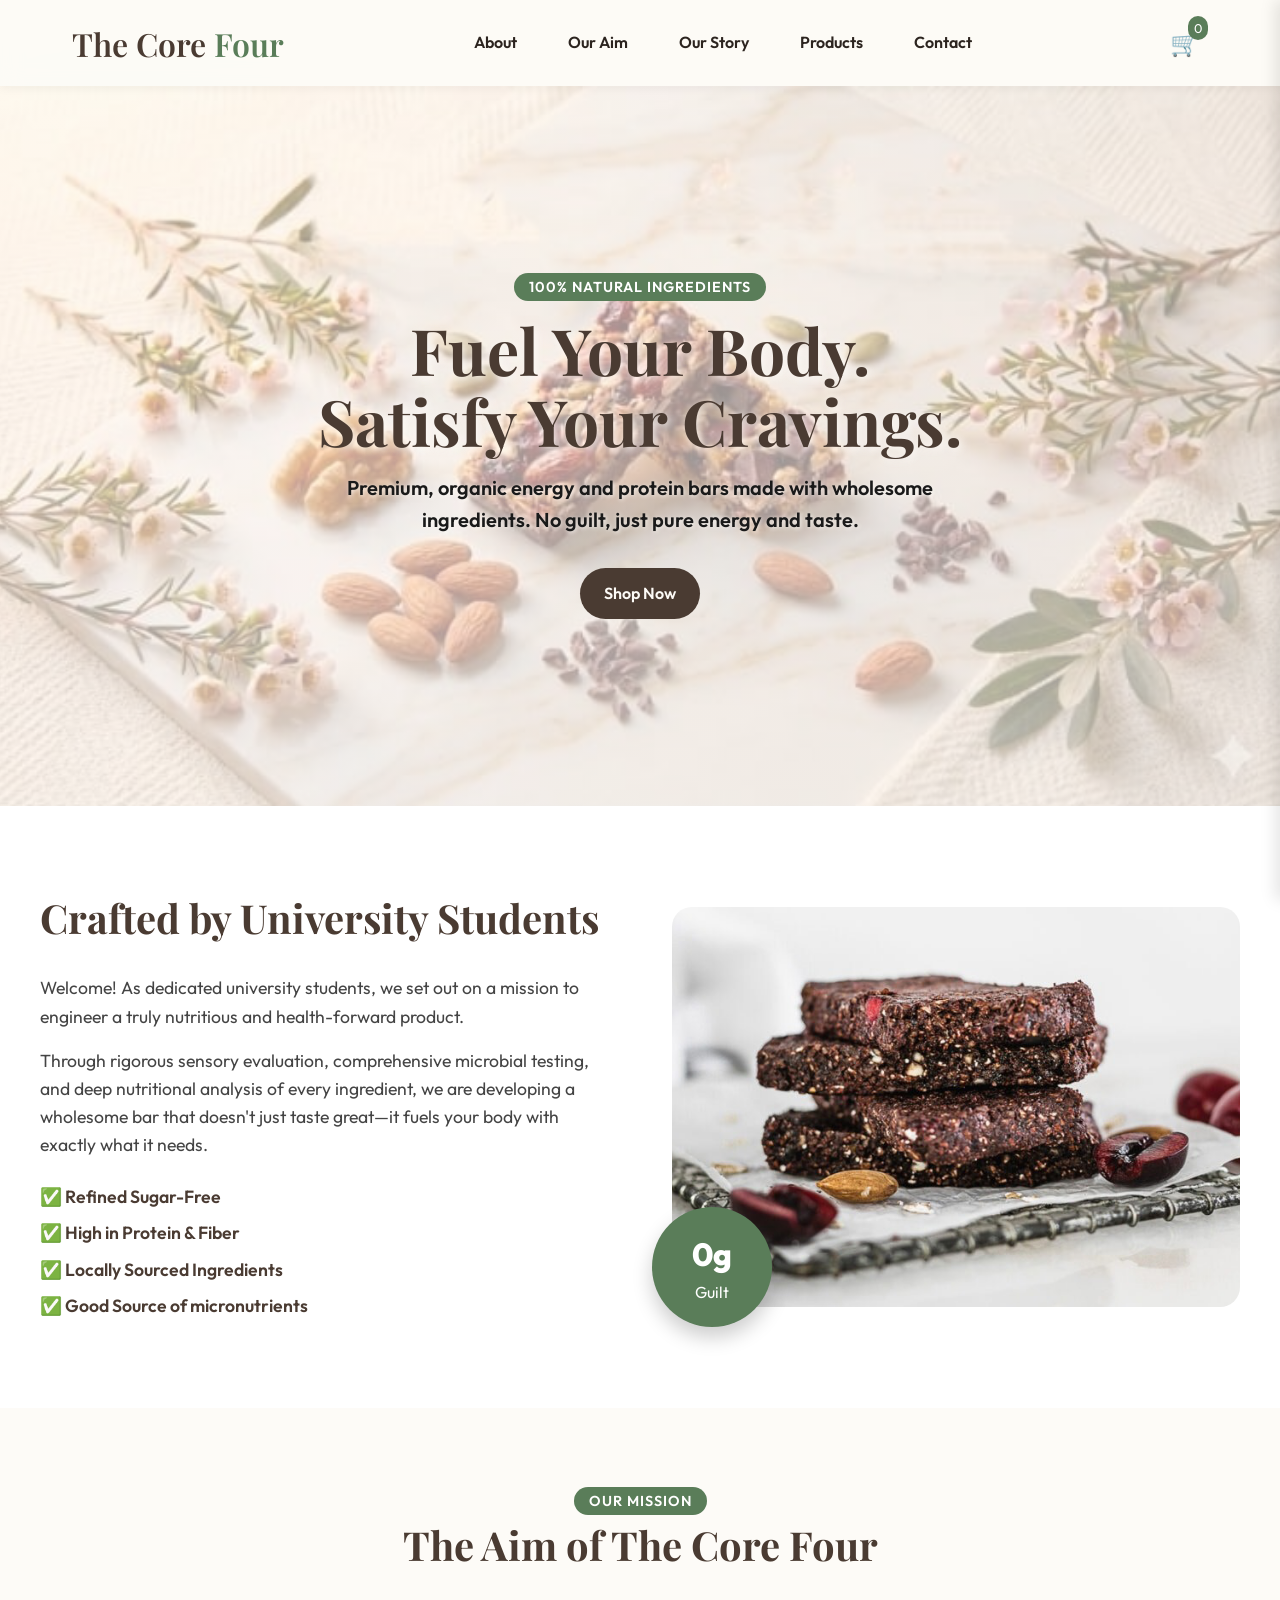
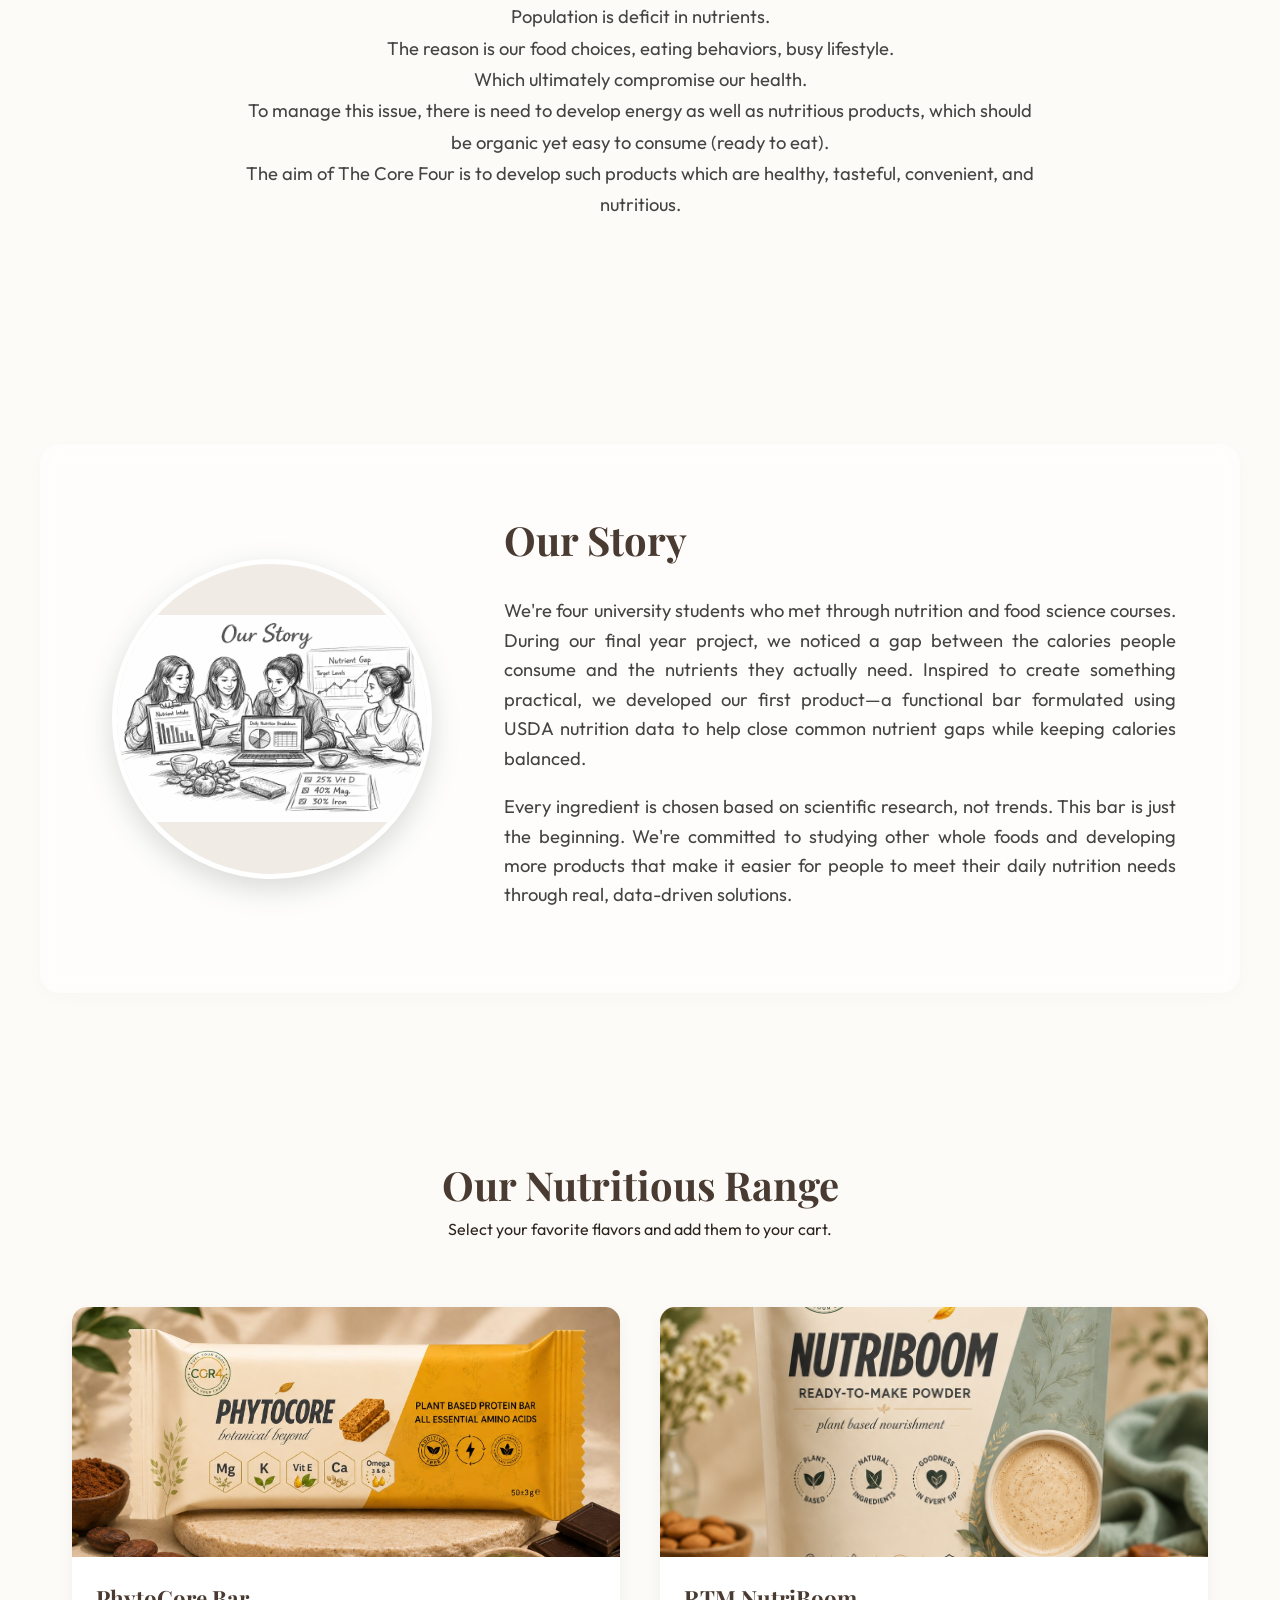
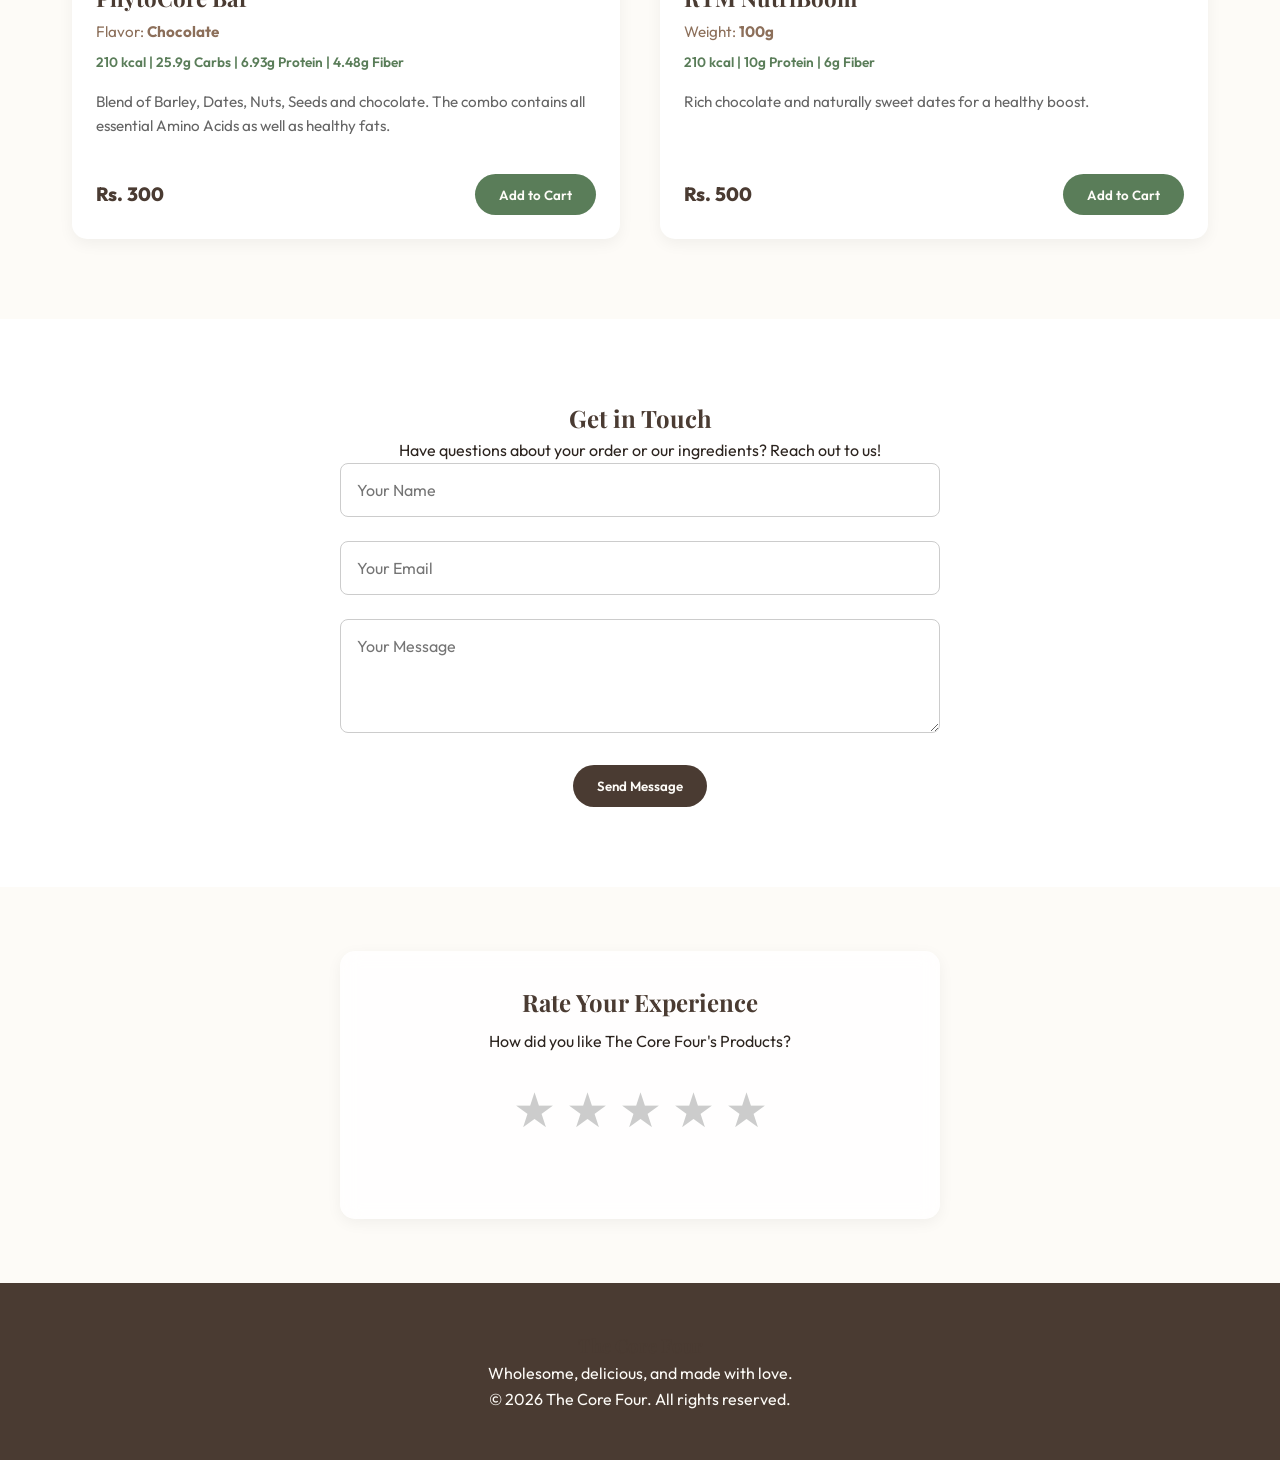
<file: docs/index.html>
<!DOCTYPE html>
<html lang="en">
<head>
    <meta charset="UTF-8">
    <meta name="viewport" content="width=device-width, initial-scale=1.0">
    <title>The Core Four - Energy &amp; Protein Bars</title>
    <meta name="description" content="Premium, organic energy and protein bars made with wholesome ingredients by university students. No refined sugar, high protein, locally sourced.">

    <!-- Google Fonts -->
    <link rel="preconnect" href="https://fonts.googleapis.com">
    <link rel="preconnect" href="https://fonts.gstatic.com" crossorigin>
    <link href="https://fonts.googleapis.com/css2?family=Outfit:wght@300;400;600;800&family=Playfair+Display:ital,wght@0,600;1,600&display=swap" rel="stylesheet">

    <!-- Styles (relative path — works on GitHub Pages regardless of repo name) -->
    <link rel="stylesheet" href="style.css">
</head>
<body>

    <!-- Navigation Bar -->
    <nav class="navbar">
        <div class="nav-container">
            <a href="index.html" class="logo">The Core <span>Four</span></a>
            <div class="nav-links">
                <a href="#about">About</a>
                <a href="#aim">Our Aim</a>
                <a href="#our-story">Our Story</a>
                <a href="#products">Products</a>
                <a href="#contact">Contact</a>
            </div>
            <div class="cart-icon" onclick="toggleCart()">
                🛒 <span id="cart-count">0</span>
            </div>
        </div>
    </nav>

    <!-- Shopping Cart Sidebar -->
    <div id="cart-sidebar" class="cart-sidebar">
        <div class="cart-header">
            <h2>Your Cart</h2>
            <button class="close-cart" onclick="toggleCart()">&times;</button>
        </div>
        <div id="cart-items" class="cart-items">
            <p class="empty-cart-msg">Your cart is empty.</p>
        </div>
        <div class="cart-footer">
            <div class="cart-total">
                <span>Total:</span>
                <span id="cart-total-price">Rs. 0</span>
            </div>
            <a href="checkout.html" class="btn-primary checkout-btn" id="checkout-btn" style="display: none;">Proceed to Checkout</a>
        </div>
    </div>

    <div id="cart-overlay" class="cart-overlay" onclick="toggleCart()"></div>

    <!-- Main Content -->
    <main>

        <!-- Hero Section -->
        <section class="hero">
            <div class="hero-content">
                <span class="badge">100% Natural Ingredients</span>
                <h1>Fuel Your Body.<br>Satisfy Your Cravings.</h1>
                <p>Premium, organic energy and protein bars made with wholesome ingredients. No guilt, just pure energy and taste.</p>
                <a href="#products" class="btn-primary">Shop Now</a>
            </div>
        </section>

        <!-- About Section -->
        <section id="about" class="about-section">
            <div class="about-container">
                <div class="about-text">
                    <h2>Crafted by University Students</h2>
                    <p>Welcome! As dedicated university students, we set out on a mission to engineer a truly nutritious and health-forward product.</p>
                    <p>Through rigorous sensory evaluation, comprehensive microbial testing, and deep nutritional analysis of every ingredient, we are developing a wholesome bar that doesn't just taste great—it fuels your body with exactly what it needs.</p>
                    <ul class="benefits-list">
                        <li>✅ Refined Sugar-Free</li>
                        <li>✅ High in Protein &amp; Fiber</li>
                        <li>✅ Locally Sourced Ingredients</li>
                        <li>✅ Good Source of micronutrients</li>
                    </ul>
                </div>
                <div class="about-image-placeholder">
                    <div class="nutrition-badge">
                        <span class="big-number">0g</span>
                        <span class="small-text">Guilt</span>
                    </div>
                </div>
            </div>
        </section>

        <!-- Aim Section -->
        <section id="aim" class="aim-section">
            <div class="aim-container">
                <div class="section-header">
                    <span class="badge">Our Mission</span>
                    <h2>The Aim of The Core Four</h2>
                    <p class="aim-subtitle">
                        Population is deficit in nutrients.<br>
                        The reason is our food choices, eating behaviors, busy lifestyle.<br>
                        Which ultimately compromise our health.<br>
                        To manage this issue, there is need to develop energy as well as nutritious products, which should be organic yet easy to consume (ready to eat).<br>
                        The aim of The Core Four is to develop such products which are healthy, tasteful, convenient, and nutritious.
                    </p>
                </div>
            </div>
        </section>

        <!-- Our Story Section -->
        <section id="our-story" class="story-section">
            <div class="story-container">
                <div class="story-image">
                    <img src="images/story-image.jpg" alt="Our Story - The Core Four Team" class="developer-avatar">
                </div>
                <div class="story-text">
                    <h2>Our Story</h2>
                    <p>We're four university students who met through nutrition and food science courses. During our final year project, we noticed a gap between the calories people consume and the nutrients they actually need. Inspired to create something practical, we developed our first product—a functional bar formulated using USDA nutrition data to help close common nutrient gaps while keeping calories balanced.</p>
                    <p>Every ingredient is chosen based on scientific research, not trends. This bar is just the beginning. We're committed to studying other whole foods and developing more products that make it easier for people to meet their daily nutrition needs through real, data-driven solutions.</p>
                </div>
            </div>
        </section>

        <!-- Products Section -->
        <section id="products" class="products-section">
            <div class="section-header">
                <h2>Our Nutritious Range</h2>
                <p>Select your favorite flavors and add them to your cart.</p>
            </div>

            <div class="products-grid">

                <!-- Product 1: PhytoCore Bar -->
                <div class="product-card">
                    <div class="product-image" style="background-image: url('images/Phytocore Bar.jpeg')"></div>
                    <div class="product-info">
                        <h3>PhytoCore Bar</h3>
                        <p class="flavor-info">Flavor: <strong>Chocolate</strong></p>
                        <p class="nutrition-info">210 kcal | 25.9g Carbs | 6.93g Protein | 4.48g Fiber</p>
                        <p class="description">Blend of Barley, Dates, Nuts, Seeds and chocolate. The combo contains all essential Amino Acids as well as healthy fats.</p>
                        <div class="product-bottom">
                            <span class="price">Rs. 300</span>
                            <button class="btn-secondary add-to-cart-btn"
                                onclick="addToCart('bar_1', 'PhytoCore Bar', 300, 'images/Phytocore Bar.jpeg')">
                                Add to Cart
                            </button>
                        </div>
                    </div>
                </div>

                <!-- Product 2: RTM NutriBoom -->
                <div class="product-card">
                    <div class="product-image" style="background-image: url('images/RTM NutriBoom.png')"></div>
                    <div class="product-info">
                        <h3>RTM NutriBoom</h3>
                        <p class="weight-info">Weight: <strong>100g</strong></p>
                        <p class="nutrition-info">210 kcal | 10g Protein | 6g Fiber</p>
                        <p class="description">Rich chocolate and naturally sweet dates for a healthy boost.</p>
                        <div class="product-bottom">
                            <span class="price">Rs. 500</span>
                            <button class="btn-secondary add-to-cart-btn"
                                onclick="addToCart('bar_3', 'RTM NutriBoom', 500, 'images/RTM NutriBoom.png')">
                                Add to Cart
                            </button>
                        </div>
                    </div>
                </div>

            </div>
        </section>

        <!-- Contact Section -->
        <section id="contact" class="contact-section">
            <div class="contact-container">
                <h2>Get in Touch</h2>
                <p>Have questions about your order or our ingredients? Reach out to us!</p>
                <form class="contact-form"
                    onsubmit="event.preventDefault(); alert('Thanks for your message! We will get back to you soon.');">
                    <div class="form-group">
                        <input type="text" placeholder="Your Name" required>
                    </div>
                    <div class="form-group">
                        <input type="email" placeholder="Your Email" required>
                    </div>
                    <div class="form-group">
                        <textarea placeholder="Your Message" rows="4" required></textarea>
                    </div>
                    <button type="submit" class="btn-primary">Send Message</button>
                </form>
            </div>
        </section>

        <!-- Rating Section -->
        <section id="rating" class="rating-section">
            <div class="rating-container">
                <h2>Rate Your Experience</h2>
                <p>How did you like The Core Four's Products?</p>
                <div class="stars" id="star-rating">
                    <span class="star" data-value="1">★</span>
                    <span class="star" data-value="2">★</span>
                    <span class="star" data-value="3">★</span>
                    <span class="star" data-value="4">★</span>
                    <span class="star" data-value="5">★</span>
                </div>
                <p id="rating-message" class="rating-message"></p>
            </div>
        </section>

    </main>

    <!-- Footer -->
    <footer>
        <div class="footer-content">
            <h3>The Core Four</h3>
            <p>Wholesome, delicious, and made with love.</p>
            <p>&copy; 2026 The Core Four. All rights reserved.</p>
        </div>
    </footer>

    <!-- JavaScript (relative path) -->
    <script src="cart.js"></script>

    <script>
        document.addEventListener('DOMContentLoaded', () => {
            const stars = document.querySelectorAll('.star');
            const message = document.getElementById('rating-message');

            stars.forEach(star => {
                star.addEventListener('click', () => {
                    const value = parseInt(star.getAttribute('data-value'));
                    stars.forEach(s => s.classList.remove('active'));
                    stars.forEach(s => {
                        if (parseInt(s.getAttribute('data-value')) <= value) {
                            s.classList.add('active');
                        }
                    });
                    message.textContent = `Thank you! You rated us ${value} out of 5 stars!`;
                });

                star.addEventListener('mouseover', () => {
                    const value = parseInt(star.getAttribute('data-value'));
                    stars.forEach(s => {
                        if (parseInt(s.getAttribute('data-value')) <= value) {
                            s.classList.add('hover');
                        } else {
                            s.classList.remove('hover');
                        }
                    });
                });

                star.addEventListener('mouseout', () => {
                    stars.forEach(s => s.classList.remove('hover'));
                });
            });
        });
    </script>

</body>
</html>
</file>
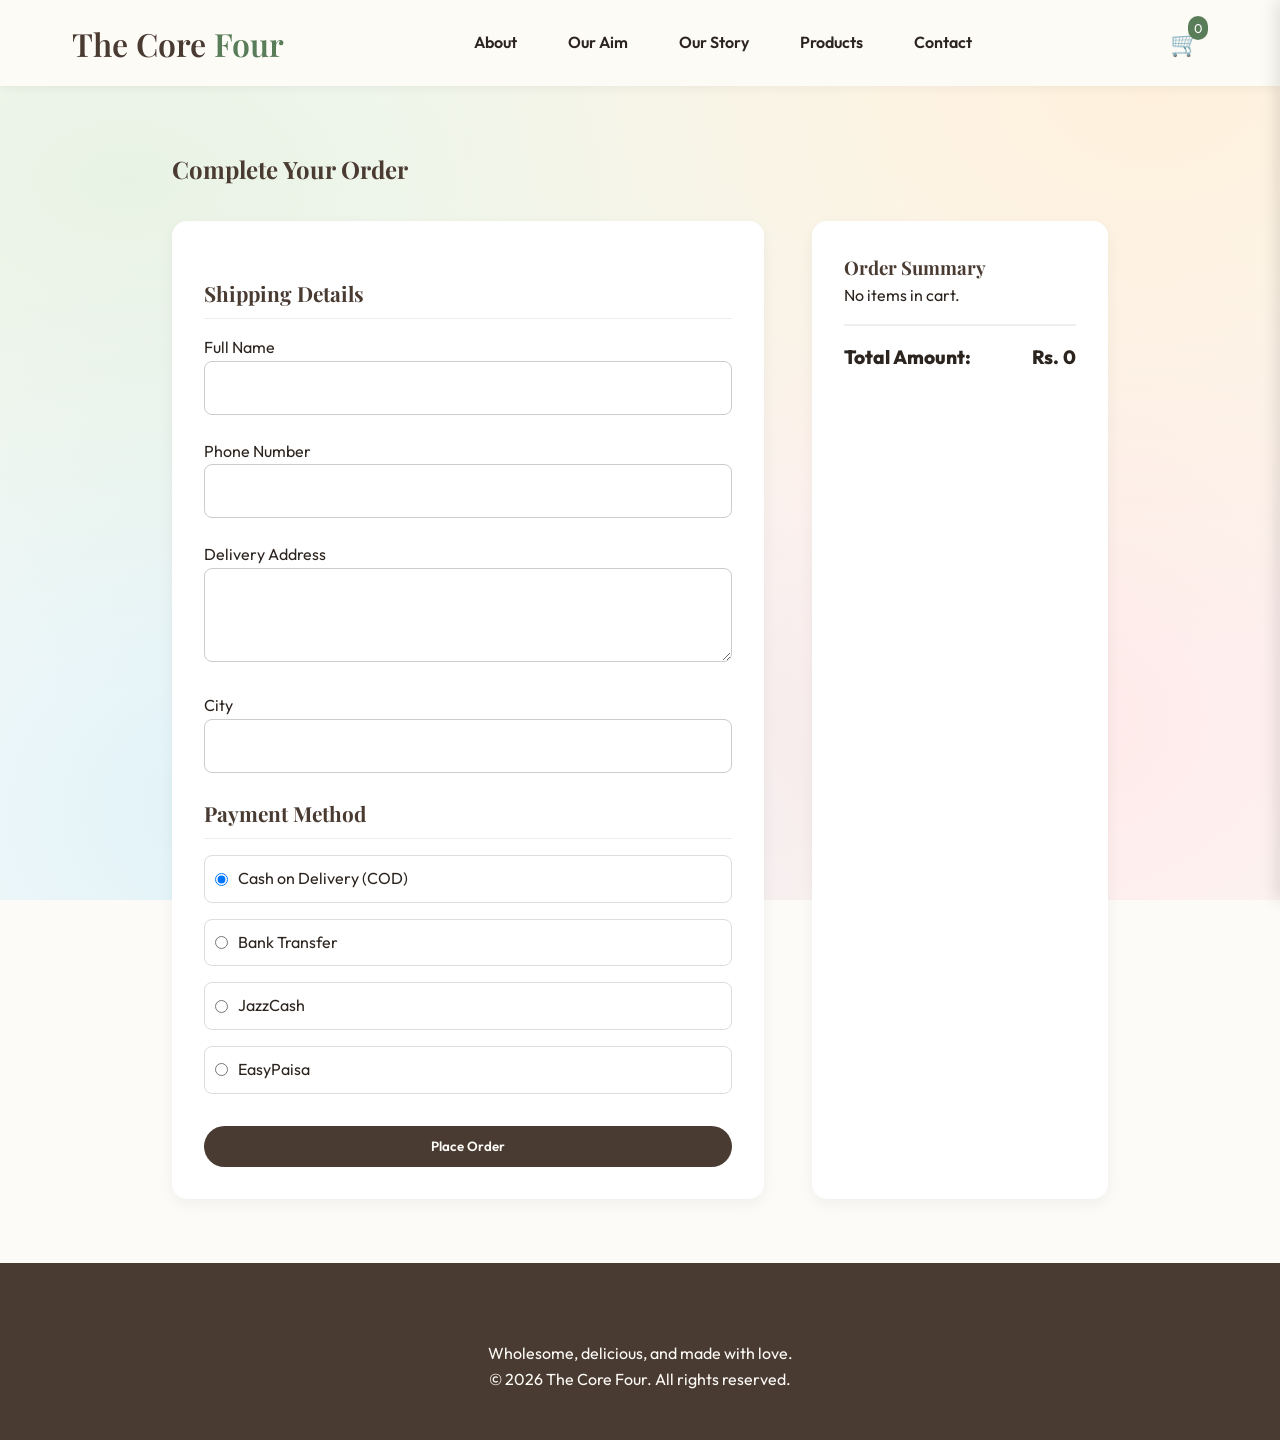
<file: docs/checkout.html>
<!DOCTYPE html>
<html lang="en">

<head>
    <meta charset="UTF-8">
    <meta name="viewport" content="width=device-width, initial-scale=1.0">
    <title>Checkout - The Core Four</title>
    <meta name="description" content="Complete your order for The Core Four energy and protein bars.">

    <!-- Google Fonts -->
    <link rel="preconnect" href="https://fonts.googleapis.com">
    <link rel="preconnect" href="https://fonts.gstatic.com" crossorigin>
    <link
        href="https://fonts.googleapis.com/css2?family=Outfit:wght@300;400;600;800&family=Playfair+Display:ital,wght@0,600;1,600&display=swap"
        rel="stylesheet">

    <link rel="stylesheet" href="style.css">
</head>

<body>

    <!-- Navigation Bar -->
    <nav class="navbar">
        <div class="nav-container">
            <a href="index.html" class="logo">The Core <span>Four</span></a>
            <div class="nav-links">
                <a href="index.html#about">About</a>
                <a href="index.html#aim">Our Aim</a>
                <a href="index.html#our-story">Our Story</a>
                <a href="index.html#products">Products</a>
                <a href="index.html#contact">Contact</a>
            </div>
            <div class="cart-icon" onclick="toggleCart()">
                🛒 <span id="cart-count">0</span>
            </div>
        </div>
    </nav>

    <!-- Shopping Cart Sidebar -->
    <div id="cart-sidebar" class="cart-sidebar">
        <div class="cart-header">
            <h2>Your Cart</h2>
            <button class="close-cart" onclick="toggleCart()">&times;</button>
        </div>
        <div id="cart-items" class="cart-items">
            <p class="empty-cart-msg">Your cart is empty.</p>
        </div>
        <div class="cart-footer">
            <div class="cart-total">
                <span>Total:</span>
                <span id="cart-total-price">Rs. 0</span>
            </div>
            <a href="checkout.html" class="btn-primary checkout-btn" id="checkout-btn" style="display: none;">Proceed to
                Checkout</a>
        </div>
    </div>

    <div id="cart-overlay" class="cart-overlay" onclick="toggleCart()"></div>

    <!-- Main Content -->
    <main>
        <section class="checkout-section">
            <div class="checkout-container">
                <h2>Complete Your Order</h2>
                <div class="checkout-grid">

                    <!-- Left: Form -->
                    <div class="checkout-form-container">
                        <form id="checkout-form" onsubmit="submitOrder(event)">

                            <h3>Shipping Details</h3>
                            <div class="form-group">
                                <label for="name">Full Name</label>
                                <input type="text" id="name" required>
                            </div>
                            <div class="form-group">
                                <label for="phone">Phone Number</label>
                                <input type="tel" id="phone" required>
                            </div>
                            <div class="form-group">
                                <label for="address">Delivery Address</label>
                                <textarea id="address" rows="3" required></textarea>
                            </div>
                            <div class="form-group">
                                <label for="city">City</label>
                                <input type="text" id="city" required>
                            </div>

                            <h3>Payment Method</h3>
                            <div class="payment-methods">
                                <label class="payment-option">
                                    <input type="radio" name="payment" value="cod" checked
                                        onchange="togglePaymentDetails()">
                                    <span>Cash on Delivery (COD)</span>
                                </label>
                                <label class="payment-option">
                                    <input type="radio" name="payment" value="bank" onchange="togglePaymentDetails()">
                                    <span>Bank Transfer</span>
                                </label>
                                <label class="payment-option">
                                    <input type="radio" name="payment" value="jazzcash"
                                        onchange="togglePaymentDetails()">
                                    <span>JazzCash</span>
                                </label>
                                <label class="payment-option">
                                    <input type="radio" name="payment" value="easypaisa"
                                        onchange="togglePaymentDetails()">
                                    <span>EasyPaisa</span>
                                </label>
                            </div>

                            <!-- Payment Instructions -->
                            <div id="payment-instructions" class="payment-instructions" style="display: none;">
                                <p id="instruction-text"></p>
                            </div>

                            <button type="submit" class="btn-primary btn-block" style="margin-top: 2rem;">Place
                                Order</button>
                        </form>
                    </div>

                    <!-- Right: Order Summary -->
                    <div class="order-summary-container">
                        <h3>Order Summary</h3>
                        <div id="checkout-cart-items" class="checkout-items">
                            <!-- Filled by JavaScript -->
                        </div>
                        <div class="checkout-total">
                            <span>Total Amount:</span>
                            <span id="checkout-total-price">Rs. 0</span>
                        </div>
                    </div>

                </div>
            </div>
        </section>
    </main>

    <!-- Footer -->
    <footer>
        <div class="footer-content">
            <h3>The Core Four</h3>
            <p>Wholesome, delicious, and made with love.</p>
            <p>&copy; 2026 The Core Four. All rights reserved.</p>
        </div>
    </footer>

    <script src="cart.js"></script>
    <script>
        // Load cart summary when checkout page opens
        document.addEventListener('DOMContentLoaded', () => {
            updateCheckoutSummary();
        });

        function togglePaymentDetails() {
            const method = document.querySelector('input[name="payment"]:checked').value;
            const instructionDiv = document.getElementById('payment-instructions');
            const textElement = document.getElementById('instruction-text');

            if (method === 'cod') {
                instructionDiv.style.display = 'none';
            } else {
                instructionDiv.style.display = 'block';
                if (method === 'bank') {
                    textElement.innerHTML = "<strong>Bank Transfer Details:</strong><br>Bank: ABC Bank<br>Account Title: The Core Four<br>Account Number: 1234567890<br><em>Please pay the exact amount. We will call to confirm.</em>";
                } else if (method === 'jazzcash') {
                    textElement.innerHTML = "<strong>JazzCash Details:</strong><br>Account Title: The Core Four<br>Account Number: 0300-1234567<br><em>Please pay the exact amount. We will call to confirm.</em>";
                } else if (method === 'easypaisa') {
                    textElement.innerHTML = "<strong>EasyPaisa Details:</strong><br>Account Title: The Core Four<br>Account Number: 0345-1234567<br><em>Please pay the exact amount. We will call to confirm.</em>";
                }
            }
        }

        function submitOrder(e) {
            e.preventDefault();

            if (cart.length === 0) {
                alert("Your cart is empty! Please add items before placing an order.");
                return;
            }

            const name = document.getElementById('name').value;
            const phone = document.getElementById('phone').value;
            const address = document.getElementById('address').value;
            const city = document.getElementById('city').value;
            const paymentMethod = document.querySelector('input[name="payment"]:checked').value;
            const total = cart.reduce((sum, item) => sum + (item.price * item.quantity), 0);

            // --- Build the WhatsApp message with full order details ---
            const paymentLabels = {
                cod: 'Cash on Delivery (COD)',
                bank: 'Bank Transfer',
                jazzcash: 'JazzCash',
                easypaisa: 'EasyPaisa'
            };

            let itemLines = '';
            cart.forEach(item => {
                itemLines += `  • ${item.name} x${item.quantity} — Rs. ${item.price * item.quantity}\n`;
            });

            const message =
                `🛒 *New Order — The Core Four*\n` +
                `━━━━━━━━━━━━━━━━━━━\n` +
                `👤 *Customer:* ${name}\n` +
                `📞 *Phone:* ${phone}\n` +
                `📍 *Address:* ${address}, ${city}\n` +
                `━━━━━━━━━━━━━━━━━━━\n` +
                `🧾 *Items Ordered:*\n${itemLines}` +
                `━━━━━━━━━━━━━━━━━━━\n` +
                `💰 *Total:* Rs. ${total}\n` +
                `💳 *Payment:* ${paymentLabels[paymentMethod] || paymentMethod}\n` +
                `━━━━━━━━━━━━━━━━━━━\n` +
                `Please confirm and arrange delivery. Thank you! 🙏`;

            // Open WhatsApp with pre-filled message (customer clicks Send)
            const waNumber = '923067567796'; // Your WhatsApp number (no + sign)
            const waURL = `https://wa.me/${waNumber}?text=${encodeURIComponent(message)}`;
            window.open(waURL, '_blank');

            // Show confirmation to customer
            alert(
                `✅ Order Placed Successfully!\n\n` +
                `Thank you, ${name}! WhatsApp has opened with your order details.\n` +
                `Please click *Send* in WhatsApp to confirm your order.\n\n` +
                `📦 Total: Rs. ${total}\n` +
                `We will contact you at ${phone} to arrange delivery to ${city}.`
            );

            // Clear cart and return to home
            cart = [];
            saveCart();
            window.location.href = 'index.html';
        }
    </script>

</body>

</html>
</file>
<file: docs/style.css>
:root {
    --primary-color: #4A3B32; /* Deep earthy brown */
    --secondary-color: #8C6F5A; /* Lighter brown */
    --accent-color: #5A7D59; /* Nutritious Green */
    --bg-color: #FDFBF7; /* Oat/Beige background */
    --text-dark: #2C241F;
    --text-light: #FDFBF7;
    --font-main: 'Outfit', sans-serif;
    --font-heading: 'Playfair Display', serif;
}

* {
    margin: 0;
    padding: 0;
    box-sizing: border-box;
}

body {
    font-family: var(--font-main);
    background-color: #fdfbf7;
    background-image: 
        radial-gradient(at 10% 20%, rgba(200, 230, 201, 0.4) 0px, transparent 50%),
        radial-gradient(at 90% 10%, rgba(255, 224, 178, 0.4) 0px, transparent 50%),
        radial-gradient(at 80% 80%, rgba(255, 205, 210, 0.4) 0px, transparent 50%),
        radial-gradient(at 20% 90%, rgba(179, 229, 252, 0.4) 0px, transparent 50%);
    background-attachment: fixed;
    color: var(--text-dark);
    line-height: 1.6;
}

/* Typography */
h1, h2, h3 {
    font-family: var(--font-heading);
    color: var(--primary-color);
}

/* Navigation */
.navbar {
    background-color: rgba(253, 251, 247, 0.95);
    backdrop-filter: blur(10px);
    position: sticky;
    top: 0;
    z-index: 100;
    box-shadow: 0 2px 10px rgba(0,0,0,0.05);
}

.nav-container {
    max-width: 1200px;
    margin: 0 auto;
    display: flex;
    justify-content: space-between;
    align-items: center;
    padding: 1rem 2rem;
}

.logo {
    font-family: var(--font-heading);
    font-size: 2rem;
    font-weight: 600;
    color: var(--primary-color);
    text-decoration: none;
}
.logo span {
    color: var(--accent-color);
}

.nav-links a {
    margin: 0 0.5rem;
    text-decoration: none;
    color: var(--text-dark);
    font-weight: 600;
    position: relative;
    padding: 0.5rem 1rem;
    transition: all 0.3s ease;
    border-radius: 8px;
}

.nav-links a:hover {
    color: var(--text-light);
    background-color: var(--accent-color);
    transform: translateY(-2px);
    box-shadow: 0 4px 8px rgba(0,0,0,0.1);
}

.nav-links a:active {
    transform: scale(0.95);
    box-shadow: 0 2px 4px rgba(0,0,0,0.1);
}

.cart-icon {
    font-size: 1.5rem;
    cursor: pointer;
    position: relative;
    padding: 0.5rem;
    border-radius: 50%;
    transition: background 0.3s;
}
.cart-icon:hover {
    background: #eee;
}

#cart-count {
    position: absolute;
    top: 0;
    right: 0;
    background: var(--accent-color);
    color: white;
    font-size: 0.8rem;
    padding: 2px 6px;
    border-radius: 10px;
    font-family: var(--font-main);
}

/* Buttons */
.btn-primary, .btn-secondary {
    display: inline-block;
    padding: 0.8rem 1.5rem;
    border: none;
    border-radius: 30px;
    cursor: pointer;
    font-family: var(--font-main);
    font-weight: 600;
    text-decoration: none;
    transition: all 0.3s ease;
}

.btn-primary {
    background-color: var(--primary-color);
    color: var(--text-light);
}

.btn-primary:hover {
    background-color: var(--text-dark);
    transform: translateY(-2px);
    box-shadow: 0 4px 12px rgba(0,0,0,0.15);
}

.btn-secondary {
    background-color: var(--accent-color);
    color: var(--text-light);
}

.btn-secondary:hover {
    background-color: #4a6849;
}

.btn-block {
    display: block;
    width: 100%;
    text-align: center;
}

/* Hero Section */
.hero {
    height: 80vh;
    display: flex;
    align-items: center;
    justify-content: center;
    text-align: center;
    background: linear-gradient(rgba(253, 251, 247, 0.55), rgba(253, 251, 247, 0.65)), url('images/welcome pg 1.jpeg') center/cover;
    padding: 0 2rem;
}

.hero-content h1 {
    font-size: 4rem;
    margin: 1rem 0;
    line-height: 1.1;
    text-shadow: 2px 2px 8px rgba(253, 251, 247, 0.9);
}

.hero-content p {
    font-size: 1.25rem;
    font-weight: 600;
    max-width: 600px;
    margin: 0 auto 2rem;
    color: #1a1a1a;
    text-shadow: 1px 1px 4px rgba(253, 251, 247, 0.9);
}

.badge {
    background: var(--accent-color);
    color: white;
    padding: 5px 15px;
    border-radius: 20px;
    font-size: 0.9rem;
    font-weight: 600;
    text-transform: uppercase;
    letter-spacing: 1px;
}

/* About Section */
.about-section {
    padding: 5rem 2rem;
    background: #fff;
}

.about-container {
    max-width: 1200px;
    margin: 0 auto;
    display: grid;
    grid-template-columns: 1fr 1fr;
    gap: 4rem;
    align-items: center;
}

.about-text h2 {
    font-size: 2.5rem;
    margin-bottom: 1.5rem;
}

.about-text p {
    margin-bottom: 1rem;
    font-size: 1.1rem;
    color: #444;
}

.benefits-list {
    list-style: none;
    margin-top: 1.5rem;
}

.benefits-list li {
    font-size: 1.1rem;
    margin-bottom: 0.5rem;
    font-weight: 600;
    color: var(--primary-color);
}

.about-image-placeholder {
    height: 400px;
    background: var(--secondary-color);
    border-radius: 20px;
    position: relative;
    background: url('images/bar 1.jpg') center/cover;
}

.nutrition-badge {
    position: absolute;
    bottom: -20px;
    left: -20px;
    background: var(--accent-color);
    color: white;
    width: 120px;
    height: 120px;
    border-radius: 50%;
    display: flex;
    flex-direction: column;
    justify-content: center;
    align-items: center;
    box-shadow: 0 10px 20px rgba(0,0,0,0.2);
}
.nutrition-badge .big-number {
    font-size: 2rem;
    font-weight: 800;
}

/* Developer Story Section */
.story-section {
    padding: 5rem 2rem;
    background: transparent;
}

.story-container {
    max-width: 1200px;
    margin: 0 auto;
    display: grid;
    grid-template-columns: 1fr 2fr;
    gap: 4rem;
    align-items: center;
    background: rgba(255, 255, 255, 0.6);
    padding: 4rem;
    border-radius: 20px;
    box-shadow: 0 5px 20px rgba(0,0,0,0.02);
    backdrop-filter: blur(10px);
}

.story-text h2 {
    font-size: 2.5rem;
    margin-bottom: 1.5rem;
}

.story-text p {
    font-size: 1.15rem;
    color: #444;
    margin-bottom: 1.2rem;
    text-align: justify;
}

.developer-avatar {
    width: 320px;
    height: 320px;
    border-radius: 50%;
    object-fit: contain;
    background-color: #f0ebe5;
    display: block;
    margin: 0 auto;
    box-shadow: 0 10px 30px rgba(0, 0, 0, 0.15);
    border: 5px solid white;
}

/* Products Section */
.products-section {
    padding: 5rem 2rem;
    max-width: 1200px;
    margin: 0 auto;
}

.section-header {
    text-align: center;
    margin-bottom: 4rem;
}

.section-header h2 {
    font-size: 2.5rem;
}

.products-grid {
    display: grid;
    grid-template-columns: repeat(auto-fit, minmax(280px, 1fr));
    gap: 2.5rem;
}

.product-card {
    background: #fff;
    border-radius: 15px;
    overflow: hidden;
    box-shadow: 0 5px 15px rgba(0,0,0,0.05);
    transition: transform 0.3s ease, box-shadow 0.3s ease;
}

.product-card:hover {
    transform: translateY(-10px);
    box-shadow: 0 15px 30px rgba(0,0,0,0.1);
}

.product-image {
    height: 250px;
    background-color: #eee;
    background-size: cover;
    background-position: center;
}

.product-info {
    padding: 1.5rem;
}

.product-info h3 {
    font-size: 1.4rem;
    margin-bottom: 0.2rem;
}

.flavor-info, .weight-info {
    font-size: 0.95rem;
    color: var(--secondary-color);
    margin-bottom: 0.5rem;
}

.nutrition-info {
    font-size: 0.85rem;
    color: var(--accent-color);
    font-weight: 600;
    margin-bottom: 1rem;
}

.description {
    font-size: 0.95rem;
    color: #666;
    margin-bottom: 1.5rem;
    height: 60px; /* Keep uniform height */
}

.product-bottom {
    display: flex;
    justify-content: space-between;
    align-items: center;
}

.price {
    font-size: 1.2rem;
    font-weight: 800;
    color: var(--primary-color);
}

/* Contact Section */
.contact-section {
    padding: 5rem 2rem;
    background: #fff;
}
.contact-container {
    max-width: 600px;
    margin: 0 auto;
    text-align: center;
}
.form-group {
    margin-bottom: 1.5rem;
    text-align: left;
}
.form-group input, .form-group textarea {
    width: 100%;
    padding: 1rem;
    border: 1px solid #ccc;
    border-radius: 8px;
    font-family: var(--font-main);
    font-size: 1rem;
}

/* Rating Section */
.rating-section {
    padding: 4rem 2rem;
    text-align: center;
    background: transparent;
}

.rating-container {
    max-width: 600px;
    margin: 0 auto;
    background: rgba(255, 255, 255, 0.8);
    padding: 2rem;
    border-radius: 15px;
    box-shadow: 0 4px 15px rgba(0,0,0,0.05);
    backdrop-filter: blur(10px);
}

.rating-container h2 {
    margin-bottom: 0.5rem;
}

.stars {
    font-size: 3rem;
    color: #ccc;
    cursor: pointer;
    margin: 1rem 0;
    display: inline-block;
}

.star {
    transition: color 0.2s;
}

.star.hover, .star.active {
    color: #FFD700; /* Gold */
}

.rating-message {
    font-weight: 600;
    color: var(--accent-color);
    min-height: 1.5rem;
}

/* Footer */
footer {
    background: var(--primary-color);
    color: var(--text-light);
    text-align: center;
    padding: 3rem 2rem;
}

/* Cart Sidebar */
.cart-sidebar {
    position: fixed;
    top: 0;
    right: -400px; /* Hidden by default */
    width: 400px;
    height: 100vh;
    background: #fff;
    box-shadow: -5px 0 15px rgba(0,0,0,0.1);
    z-index: 1000;
    display: flex;
    flex-direction: column;
    transition: right 0.3s ease;
}

.cart-sidebar.open {
    right: 0;
}

.cart-overlay {
    position: fixed;
    top: 0;
    left: 0;
    width: 100%;
    height: 100%;
    background: rgba(0,0,0,0.5);
    z-index: 999;
    display: none; /* Hidden by default */
}
.cart-overlay.open {
    display: block;
}

.cart-header {
    padding: 1.5rem;
    border-bottom: 1px solid #eee;
    display: flex;
    justify-content: space-between;
    align-items: center;
}

.close-cart {
    background: none;
    border: none;
    font-size: 2rem;
    cursor: pointer;
    color: #666;
}

.cart-items {
    flex-grow: 1;
    overflow-y: auto;
    padding: 1.5rem;
}

.cart-item {
    display: flex;
    align-items: center;
    margin-bottom: 1.5rem;
    padding-bottom: 1.5rem;
    border-bottom: 1px solid #eee;
}

.cart-item-img {
    width: 60px;
    height: 60px;
    border-radius: 8px;
    background-size: cover;
    background-position: center;
    margin-right: 1rem;
}

.cart-item-info {
    flex-grow: 1;
}

.cart-item-info h4 {
    font-size: 1rem;
    margin-bottom: 0.2rem;
}

.qty-controls {
    display: flex;
    align-items: center;
    gap: 10px;
    margin-top: 0.5rem;
}

.qty-btn {
    background: #eee;
    border: none;
    width: 25px;
    height: 25px;
    border-radius: 50%;
    cursor: pointer;
}

.cart-footer {
    padding: 1.5rem;
    border-top: 1px solid #eee;
    background: #fdfdfd;
}

.cart-total {
    display: flex;
    justify-content: space-between;
    font-size: 1.2rem;
    font-weight: 800;
    margin-bottom: 1rem;
}

/* Checkout Page */
.checkout-section {
    padding: 4rem 2rem;
    max-width: 1000px;
    margin: 0 auto;
}

.checkout-grid {
    display: grid;
    grid-template-columns: 2fr 1fr;
    gap: 3rem;
    margin-top: 2rem;
}

.checkout-form-container, .order-summary-container {
    background: #fff;
    padding: 2rem;
    border-radius: 15px;
    box-shadow: 0 5px 15px rgba(0,0,0,0.05);
}

.checkout-form-container h3 {
    margin: 1.5rem 0 1rem;
    font-size: 1.3rem;
    border-bottom: 1px solid #eee;
    padding-bottom: 0.5rem;
}

.payment-methods {
    display: flex;
    flex-direction: column;
    gap: 1rem;
}

.payment-option {
    display: flex;
    align-items: center;
    gap: 10px;
    cursor: pointer;
    padding: 10px;
    border: 1px solid #ddd;
    border-radius: 8px;
}
.payment-option:hover {
    background: #f9f9f9;
}

.payment-instructions {
    margin-top: 1rem;
    padding: 1rem;
    background: #eef5ee;
    border-left: 4px solid var(--accent-color);
    border-radius: 4px;
}

.checkout-items .cart-item {
    padding-bottom: 1rem;
    margin-bottom: 1rem;
}

.checkout-total {
    display: flex;
    justify-content: space-between;
    font-size: 1.2rem;
    font-weight: 800;
    margin-top: 1rem;
    padding-top: 1rem;
    border-top: 2px solid #eee;
}

/* Aim Section */
.aim-section {
    padding: 5rem 2rem;
    background: transparent;
}

.aim-container {
    max-width: 1200px;
    margin: 0 auto;
}

.aim-subtitle {
    max-width: 800px;
    margin: 1.5rem auto 0;
    font-size: 1.15rem;
    line-height: 1.7;
    color: #444;
    text-align: center;
}

.aim-grid {
    display: grid;
    grid-template-columns: repeat(auto-fit, minmax(250px, 1fr));
    gap: 2rem;
    margin-top: 3rem;
}

.aim-card {
    background: rgba(255, 255, 255, 0.75);
    backdrop-filter: blur(10px);
    padding: 2.5rem 2rem;
    border-radius: 20px;
    text-align: center;
    box-shadow: 0 10px 30px rgba(74, 59, 50, 0.04);
    transition: all 0.4s cubic-bezier(0.165, 0.84, 0.44, 1);
    position: relative;
    border: 1px solid rgba(140, 111, 90, 0.1);
    overflow: hidden;
}

.aim-card::before {
    content: '';
    position: absolute;
    top: 0;
    left: 0;
    width: 100%;
    height: 4px;
    background: var(--accent-color);
    transform: scaleX(0);
    transform-origin: left;
    transition: transform 0.4s ease;
}

.aim-card:hover {
    transform: translateY(-8px);
    box-shadow: 0 20px 40px rgba(74, 59, 50, 0.1);
    border-color: rgba(90, 125, 89, 0.3);
    background: #fff;
}

.aim-card:hover::before {
    transform: scaleX(1);
}

.aim-icon {
    font-size: 3rem;
    margin-bottom: 1.5rem;
    display: inline-block;
    transition: transform 0.3s ease;
}

.aim-card:hover .aim-icon {
    transform: scale(1.15) rotate(5deg);
}

.aim-card h3 {
    font-size: 1.35rem;
    margin-bottom: 1rem;
    color: var(--primary-color);
}

.aim-card p {
    font-size: 0.95rem;
    color: #555;
    line-height: 1.6;
}

/* Responsive */
@media (max-width: 768px) {
    .about-container, .checkout-grid, .story-container {
        grid-template-columns: 1fr;
    }
    .story-container {
        text-align: center;
    }
    .hero-content h1 {
        font-size: 2.5rem;
    }
    .cart-sidebar {
        width: 100%;
        right: -100%;
    }
}
</file>
